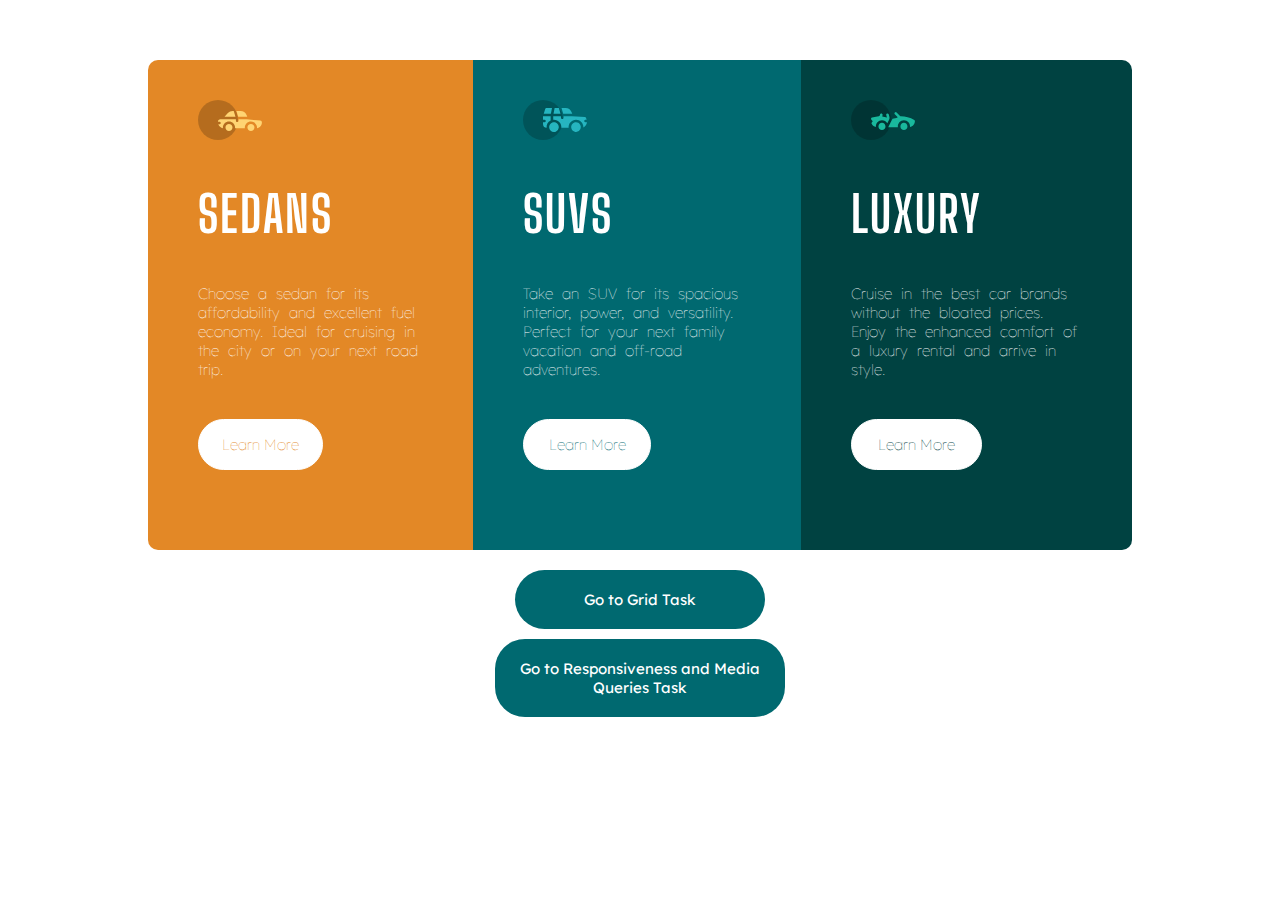
<file: index.html>
<!DOCTYPE html>
  <html lang="en">
    <head>
      <meta charset="UTF-8">
      <meta name="viewport" content="width=device-width, initial-scale=1.0">

      <link rel="icon" type="image/png" sizes="32x32" href="./images/favicon-32x32.png">
      <link rel="stylesheet" href="./style.css">
      <link rel="stylesheet" type="text/css" href="https://fonts.googleapis.com/css?family=Lexend+Deca">
      <link rel="stylesheet" type="text/css" href="https://fonts.googleapis.com/css?family=Big+Shoulders+Display">
      
      <title>CSS Flexbox Task</title>

    </head>
    <body>
    <div class="container">
        <div class="sedans card">
            <img src="images\icon-sedans.svg" alt="sedan">
            <div class="heading"> SEDANS </div>
            <div class="mid-text">
                Choose a sedan for its affordability and excellent fuel economy. Ideal for cruising in the city 
                or on your next road trip.
            </div>
            <div class="learn sedan-learn"> Learn More </div>  
        </div>  
    
        <div class="suvs card">
            <img src="images\icon-suvs.svg" alt="suv">
            <div class="heading"> SUVS </div>
            <div class="mid-text">
                Take an SUV for its spacious interior, power, and versatility. Perfect for your next family vacation 
                and off-road adventures.
            </div>  
                <div class="learn suv-learn"> Learn More </div>
        </div>
    
        <div class="luxury card">
            <img src="images\icon-luxury.svg" alt="luxury">
            <div class="heading"> LUXURY </div>
            <div class="mid-text">
                Cruise in the best car brands without the bloated prices. Enjoy the enhanced comfort of a luxury 
                rental and arrive in style.
            </div>  
                <div class="learn luxury-learn"> Learn More </div>
        </div>  
    </div>

    <div class="grid">
        <a href="./grid.html">Go to Grid Task</a>
    </div>

    <div class="grid responsive">
        <a href="./registration.html">Go to Responsiveness and Media Queries Task</a>
    </div>

    </body>
  </html>
</file>
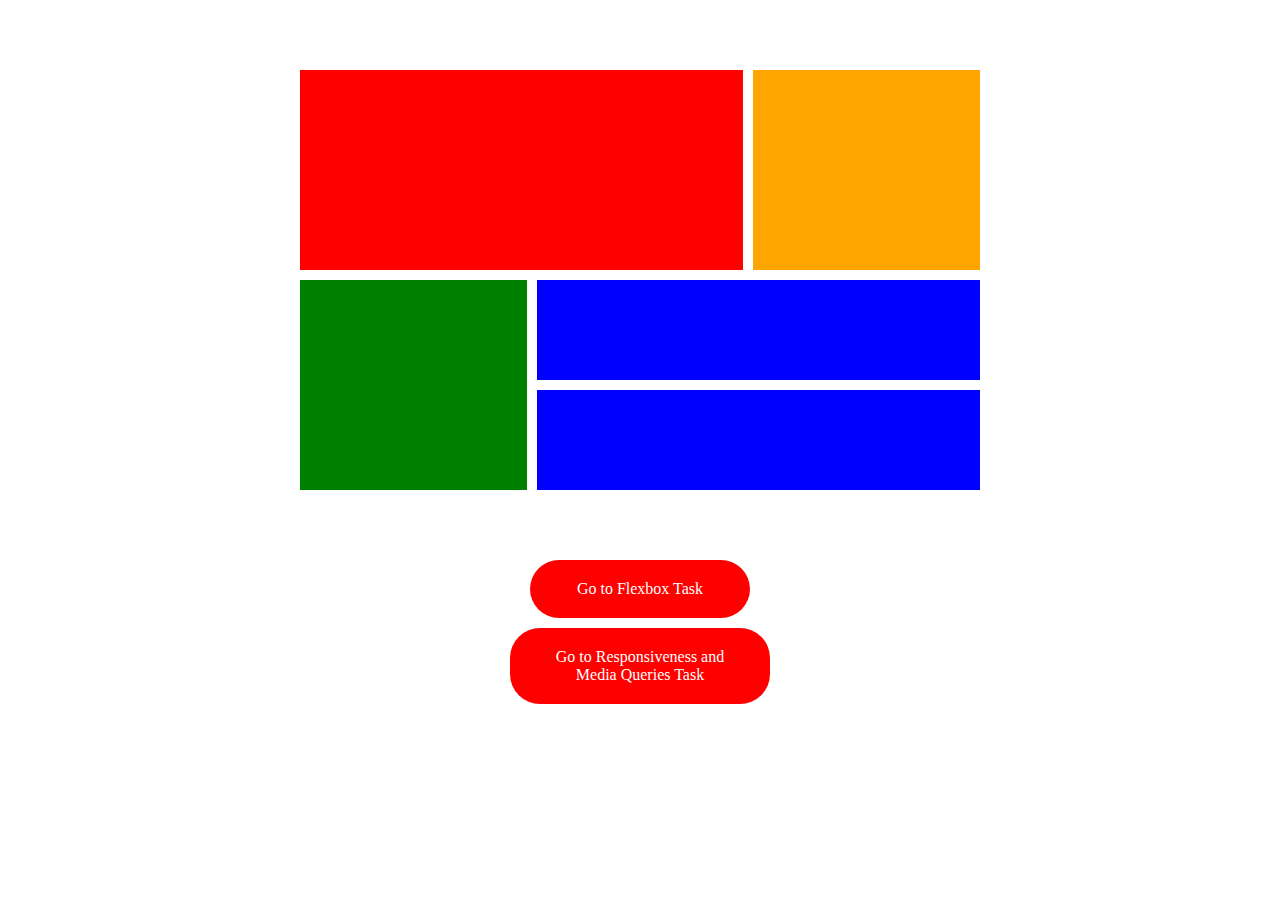
<file: grid.html>
<!DOCTYPE html>
<html lang="en">
<head>
    <meta charset="UTF-8">
    <meta http-equiv="X-UA-Compatible" content="IE=edge">
    <meta name="viewport" content="width=device-width, initial-scale=1.0">
    <link rel="stylesheet" href="./grid.css">
    <link rel="icon" type="image/png" sizes="32x32" href="./images/favicon-32x32.png">
    <title>Grid Task</title>
</head>

<body>
    <div class="container">
        <div class="box1 box"></div>
        <div class="box2 box"></div>
        <div class="box3 box"></div>
        <div class="box4 box"></div>
        <div class="box5 box"></div>
    </div>    


    <div class="flexbox">
        <a href="./index.html">Go to Flexbox Task</a>
    </div>

    <div class="flexbox responsive">
        <a href="./registration.html">Go to Responsiveness and Media Queries Task</a>
    </div>
</body>
</html>
</file>
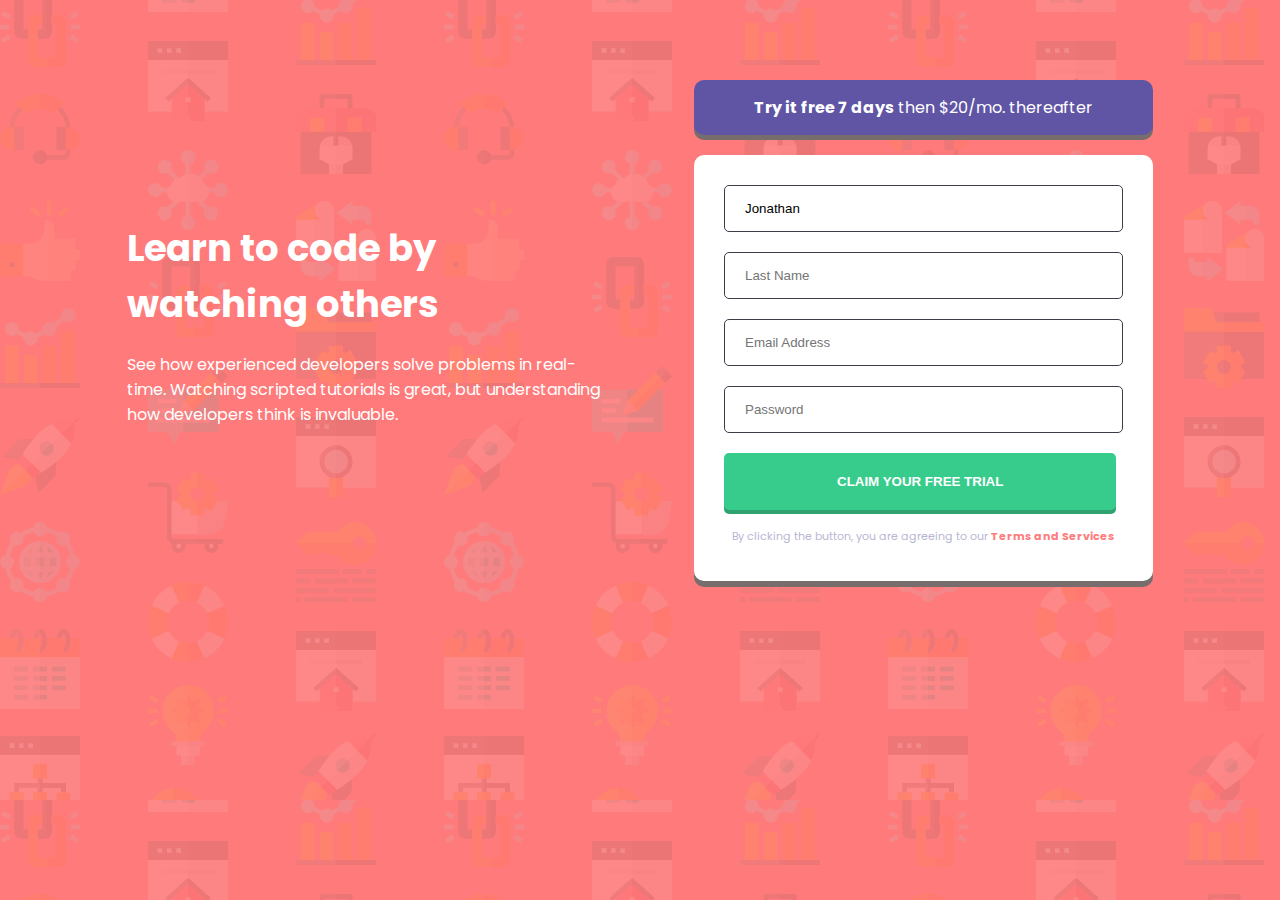
<file: registration.html>
<!DOCTYPE html>
<html lang="en">
<head>
    <meta charset="UTF-8">
    <meta http-equiv="X-UA-Compatible" content="IE=edge">
    <meta name="viewport" content="width=device-width, initial-scale=1.0">
    <link rel="icon" type="image/x-icon" href="./reg-images/favicon-32x32.png">
    <link rel="stylesheet" href="registration.css">
    <link rel="preconnect" href="https://fonts.googleapis.com">
    <link rel="preconnect" href="https://fonts.gstatic.com" crossorigin>
    <link href="https://fonts.googleapis.com/css2?family=Poppins:wght@400;500;600;700&display=swap" rel="stylesheet">
    <title>Responsiveness and Media Queries</title>
</head>

<body>
    <div class="container">
        <header>
            <h1>Learn to code by watching others </h1>
            <p>See how experienced developers solve problems in real-time. Watching scripted tutorials is great, but understanding how developers think is invaluable.</p>
        </header>
    
        <div class="main">
            <div id="section2">
                <div class="pborder"><b>Try it free 7 days</b> then $20/mo. thereafter</div>
        
                <div id="box">
                    <form>
                        <input type="text" value="Jonathan" required><br />
                        <input type="text" placeholder="Last Name" required><br />
                        <input type="email" placeholder="Email Address" required><br />
                        <input type="password" placeholder="Password" required><br />
                        <input type="submit" value="CLAIM YOUR FREE TRIAL" id="button">
                        
                    </form>
                    <div id="footer">
                        <p>By clicking the button, you are agreeing to our <span><a href="#">Terms and Services</a></span></p>
                    </div>
                </div>
                
            </div>
        </div>
    </div>
</body>
</html>
</file>
<file: style.css>
body {
    font-size: 15px;
    font-family: 'Lexend Deca';
}

.container {
    display: flex;
    margin: 60px 140px 20px 140px;

}

.card {
    color: hsl(0, 0%, 100%);
    border:  0px solid;
    padding: 40px 50px;
    font-weight: 100;
}

.heading {
    font-size: 50px;
    font-family: 'Big Shoulders Display';
    font-weight: 700;
    padding: 40px 0px;
    letter-spacing: 2px;
    /* font-size: 1.5em;
    transform: scale(1, 2); */
}

.sedans {
    background-color: hsl(31, 77%, 52%);
    border-top-left-radius: 10px;
    border-top-right-radius: 10px;
    border-top-left-radius: 10px;
    border-top-right-radius: 0px;
    border-bottom-left-radius: 10px;

}

.suvs {
    background-color: hsl(184, 100%, 22%);

}

.luxury {
    background-color: hsl(179, 100%, 13%);
    border-bottom-left-radius: 10px;
    border-bottom-right-radius: 10px;
    border-top-right-radius: 10px;
    border-bottom-left-radius: 0px;
}

.mid-text {
   word-spacing: 5px;
}

.learn {
    border-radius: 30px;
    background-color: hsl(0, 0%, 100%);
    margin: 40px 100px 40px 0px;
    padding: 15px;
    text-align: center;
}

.learn:hover {
    border: 1px solid hsl(0, 0%, 100%) ;
    color:hsl(0, 0%, 100%);
}

.sedan-learn {
    color: hsl(31, 77%, 52%);
    border: 1px solid hsl(0, 0%, 100%) ;
    

}

.sedan-learn:hover {
    background-color: hsl(31, 77%, 52%);

}

.suv-learn {
    color: hsl(184, 100%, 22%);
    border: 1px solid hsl(0, 0%, 100%) ;

}

.suv-learn:hover {
    background-color: hsl(184, 100%, 22%);

}

.luxury-learn {
    color: hsl(179, 100%, 13%);
    border: 1px solid hsl(0, 0%, 100%) ;

}

.luxury-learn:hover {
    background-color: hsl(179, 100%, 13%);

}

.grid {
    border-radius: 30px;
    background-color: hsl(184, 100%, 22%);
    color: hsl(0, 0%, 100%);
    margin: 70px 0px; 
    width: 220px;
    padding: 20px 15px;
    text-align: center;
    margin: auto;
}

.grid:hover {
    background-color: hsl(184, 54%, 35%)
}

a {
    text-decoration: none;
    color: hsl(0, 0%, 100%);
}

.responsive {
    margin-top: 10px;
    width: 260px;
    margin-bottom: 30px;
}

 @media all and (max-width: 968px) {

    .container{
        display: flex;
        flex-direction: column;
        margin: 80px 120px 20px 120px;

    }       

    /* .grid {
        grid-template-areas: 'sedans' 'suvs' 'bio';
        
    } */

    .sedans {
        border-top-right-radius: 10px;
        border-bottom-left-radius: 0px;
    }

    .luxury {
        border-top-right-radius: 0px;
        border-bottom-left-radius: 10px;
    }


}

@media all and (max-width: 560px) {

    .container{
        display: flex;
        flex-direction: column;
        margin: 80px 60px 20px 60px;

    }      

}

@media all and (max-width: 455px) {

    .container{
        display: flex;
        flex-direction: column;
        margin: 40px;

    }     
    
    .learn {
        margin: 40px 60px 40px 0px;
    }

}
</file>
<file: grid.css>
* {
    box-sizing: border-box;
    padding: 0;
    margin: 0;
}

.container {
    margin: 70px 300px;
    display: grid;
    /* grid-template-columns: auto auto; */
    /* grid-template-columns: 600px 400px; */
    grid-template-areas: 'box1 box1 box2 '
                         'box3 box4 box4'
                         'box3 box5 box5';
    gap: 10px;
}

.container .box {
    padding: 50px 10px;
}

.container .box1 {
    background-color: red;
    grid-column-start: 1;
    grid-column-end: 2;
    grid-area: box1;
    height: 200px;

}

.container .box2 {
    background-color: orange;
    grid-area: box2;
}

.container .box3 {
    background-color: green;
    grid-row-start: 2;
    grid-row-end: 4;
    grid-area: box3;
}

.container .box4 {
    background-color: blue;
    grid-area: box4;
}

.container .box5 {
    background-color: blue;
    grid-column-start: 2;
    grid-column-end: 2;
    grid-area: box5;
}


.flexbox {
    border-radius: 30px;
    background-color: red;
    color: hsl(0, 0%, 100%);
    width: 220px;
    padding: 20px 25px;
    text-align: center;
    margin: auto;
}

.flexbox:hover {
    background-color: rgb(192, 49, 49);
}

a {
    color: white;
    text-decoration: none;
}

.responsive {
    margin-top: 10px;
    width: 260px;
    margin-bottom: 30px;
}
</file>
<file: registration.css>
* {
    padding: 0;
    margin: 0;
    box-sizing: border-box;
}

body {
    font-family: 'Poppins', sans-serif;
    font-size: 16px;
    background-image: url(./reg-images/bg-intro-desktop.png);
    background-color: hsl(0, 100%, 74%);
    color: hsl(0, 0%, 100%);
}

.container {
    display: flex;
    margin: 60px 40px;
    margin-top: 80px;
    /* justify-content: center; */
    justify-content: space-evenly;

}

.container header {
    margin-top: 120px;
    /* padding-right: 80px; */
    width: 40%;
    /* margin-right: 50px; */
}

.container header h1 {
    font-size: 37px;
    padding: 20px 0px;
}

/* .container .main #section2 {
    padding-left: 60px;
} */

.container .main #section2 .pborder {
    background-color: hsl(248, 32%, 49%);
    border-radius: 10px;
    padding: 15px 40px;
    margin-bottom: 20px;
    text-align: center;
    box-shadow: 0px 5px hsl(0, 5%, 45%);
}

.container .main #section2 #box {
    background-color: hsl(0, 0%, 100%);
    border-radius: 10px;
    box-shadow: 0px 6px hsl(0, 5%, 45%);
    padding: 20px 30px;
    color: hsl(0, 0%, 0%);
}

.container .main #section2 #box form input {
    border-radius: 5px;
    border: 1px solid hsl(249, 10%, 26%);
    margin: 10px 0px;
    padding: 15px 200px 15px 20px;
    /* padding: 15px 130px 15px 20px; */
}

.container .main #section2 #box form #button {
   padding: 20px 112px;
   background-color: hsl(154, 59%, 51%);
   box-shadow: 0px 4px hsl(154, 54%, 41%);
   border: 1px solid transparent;
   color: hsl(0, 0%, 100%);
   font-weight: 600;
   text-align: center;
}

.container .main #section2 #box form #button:hover {
    background-color: hsl(154, 66%, 69%);
    box-shadow: 0px 4px rgb(116, 185, 156);
 }


.container #footer span a {
    color: hsl(0, 100%, 74%);
    font-weight: 700;
    text-decoration: none;

}

.container #footer p {
    font-size: 11px;
    text-align: center;   
    margin: 8px 0px 16px 0; 
    color:  hsl(246, 25%, 77%);
}


/* MEDIA QUERIES */
@media screen and (max-width: 932px) {

    .container {
        margin: 60px 30px;
        margin-top: 60px;
    }
    .container .main #section2 .pborder {
        padding: 15px 30px;
    }

    .container .main #section2 #box {
        max-width: 400px;
    }

    .container .main #section2 #box form input {
        padding: 15px 140px 15px 20px;
    }

    .container .main #section2 #box form #button {
        padding: 20px 81px;
     }
}

@media screen and (max-width: 768px) {

    .container {
        display: flex;
        flex-wrap: wrap;
        margin: 60px 20px;
    }

    .container header {
        margin-top: 0px;
        text-align: center;
        margin-bottom: 40px;
        width: 100%;
    }
    
    .container header h1 {
        font-size: 30px;
        padding: 20px 0px;
    }

    .container .main #section2 {
        width: 100%;
        
    }
    .container .main #section2 .pborder {
        padding: 15px 0px;
        /* width: 60px; */
        
    }

    
}

@media screen and (max-width: 468px) {
   
    body {
        background-image: url(./images/bg-intro-mobile.png);
    }
    .container {
        margin: 40px 10px;
        margin-bottom: 60px;
    }

    .container header {
       padding: 0px 20px;
    }

    .container header h1 {
        font-size: 20px;
    }

    .container header p {
        font-size: 13px;
    }

    .container .main #section2 {
        max-width: 300px;
    }

    .container .main #section2 .pborder {
        padding: 20px 30px;
        font-size: 14px;
        
    }

    .container .main #section2 #box form input {
        padding: 15px 50px 15px 20px;
    }

    .container .main #section2 #box form #button {
        padding: 20px 36px;
     }

}
</file>
